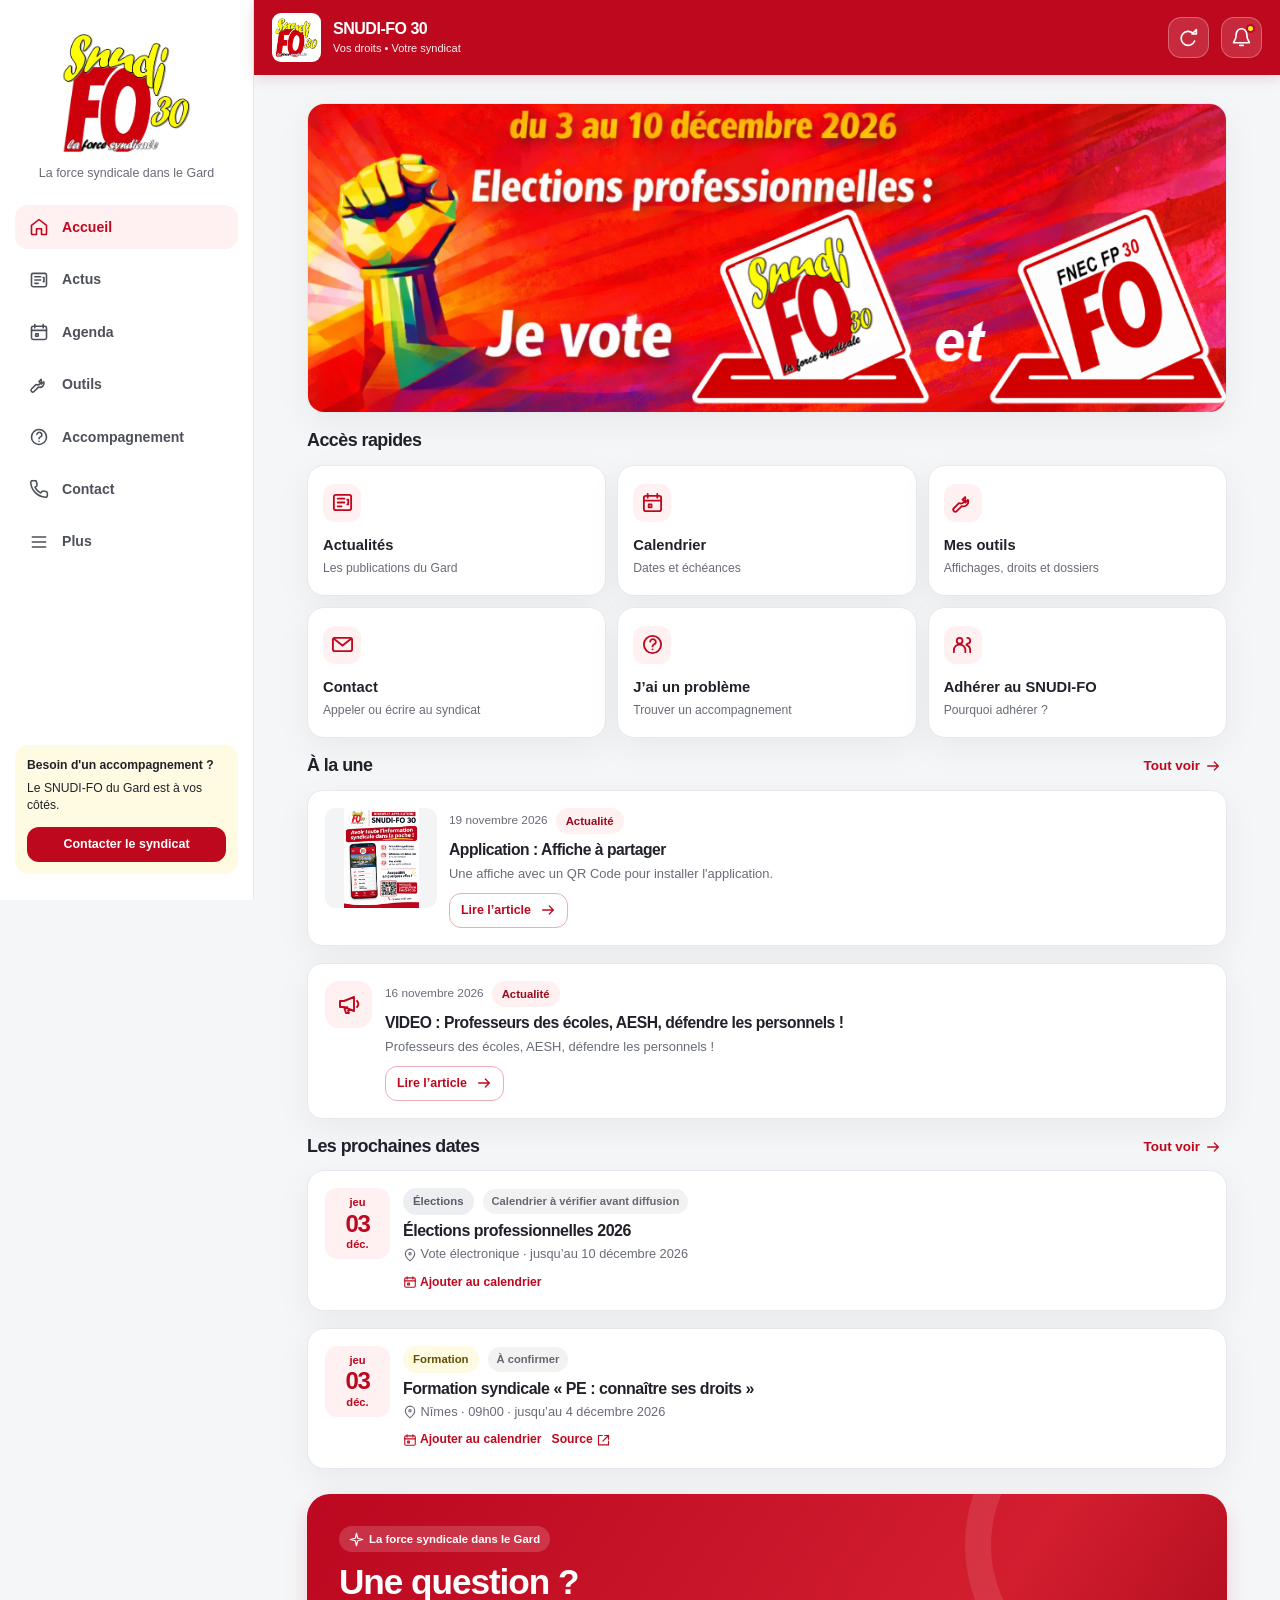
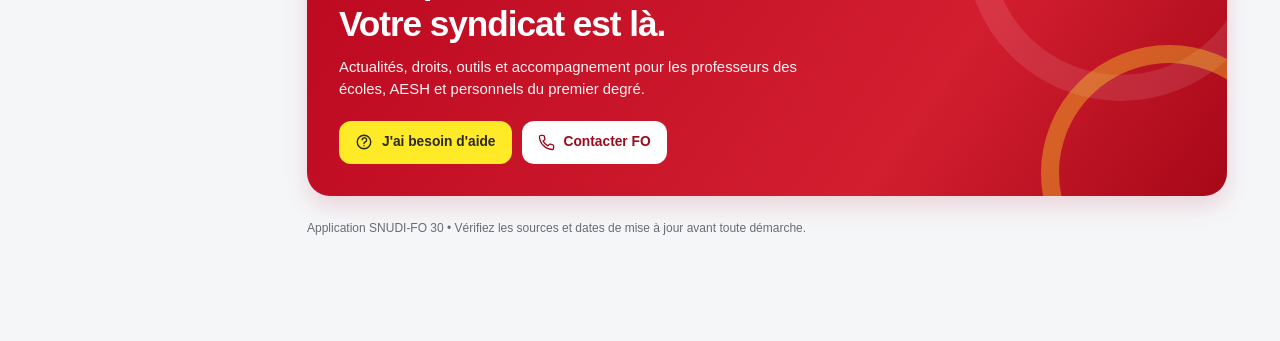
<file: index.html>
<!doctype html>
<html lang="fr">
<head>
  <meta charset="utf-8" />
  <meta name="viewport" content="width=device-width,initial-scale=1,viewport-fit=cover" />
  <meta name="theme-color" content="#bb0018" />
  <meta name="color-scheme" content="light" />
  <meta name="description" content="SNUDI-FO 30 : actualités, calendrier, droits, outils et accompagnement syndical dans le Gard." />
  <meta name="apple-mobile-web-app-capable" content="yes" />
  <meta name="apple-mobile-web-app-status-bar-style" content="default" />
  <meta name="apple-mobile-web-app-title" content="SNUDI FO 30" />
  <link rel="icon" href="./assets/favicon-snudi-relief-48.png" type="image/png" sizes="48x48" />
  <link rel="apple-touch-icon" href="./assets/apple-touch-icon-snudi-relief-180.png" sizes="180x180" />
  <link rel="manifest" href="./manifest.webmanifest" />
  <title>SNUDI-FO 30 · L'application des collègues du Gard</title>
  <link rel="stylesheet" href="./styles.css?v=3.16" />
  <script defer src="./article-content.js?v=3.1"></script>
  <script defer src="./pdf-library.js?v=3.7"></script>
  <script defer src="./youtube-videos.js?v=3.12"></script>
  <script defer src="./pdf-reader.js?v=3.10"></script>
  <script defer src="./app.js?v=3.17"></script>
</head>
<body>
 <div id="app"><div class="loader">Ouverture de SNUDI-FO 30…</div></div>
 <noscript>Cette application nécessite l’activation de JavaScript.</noscript>
</body>
</html>
</file>
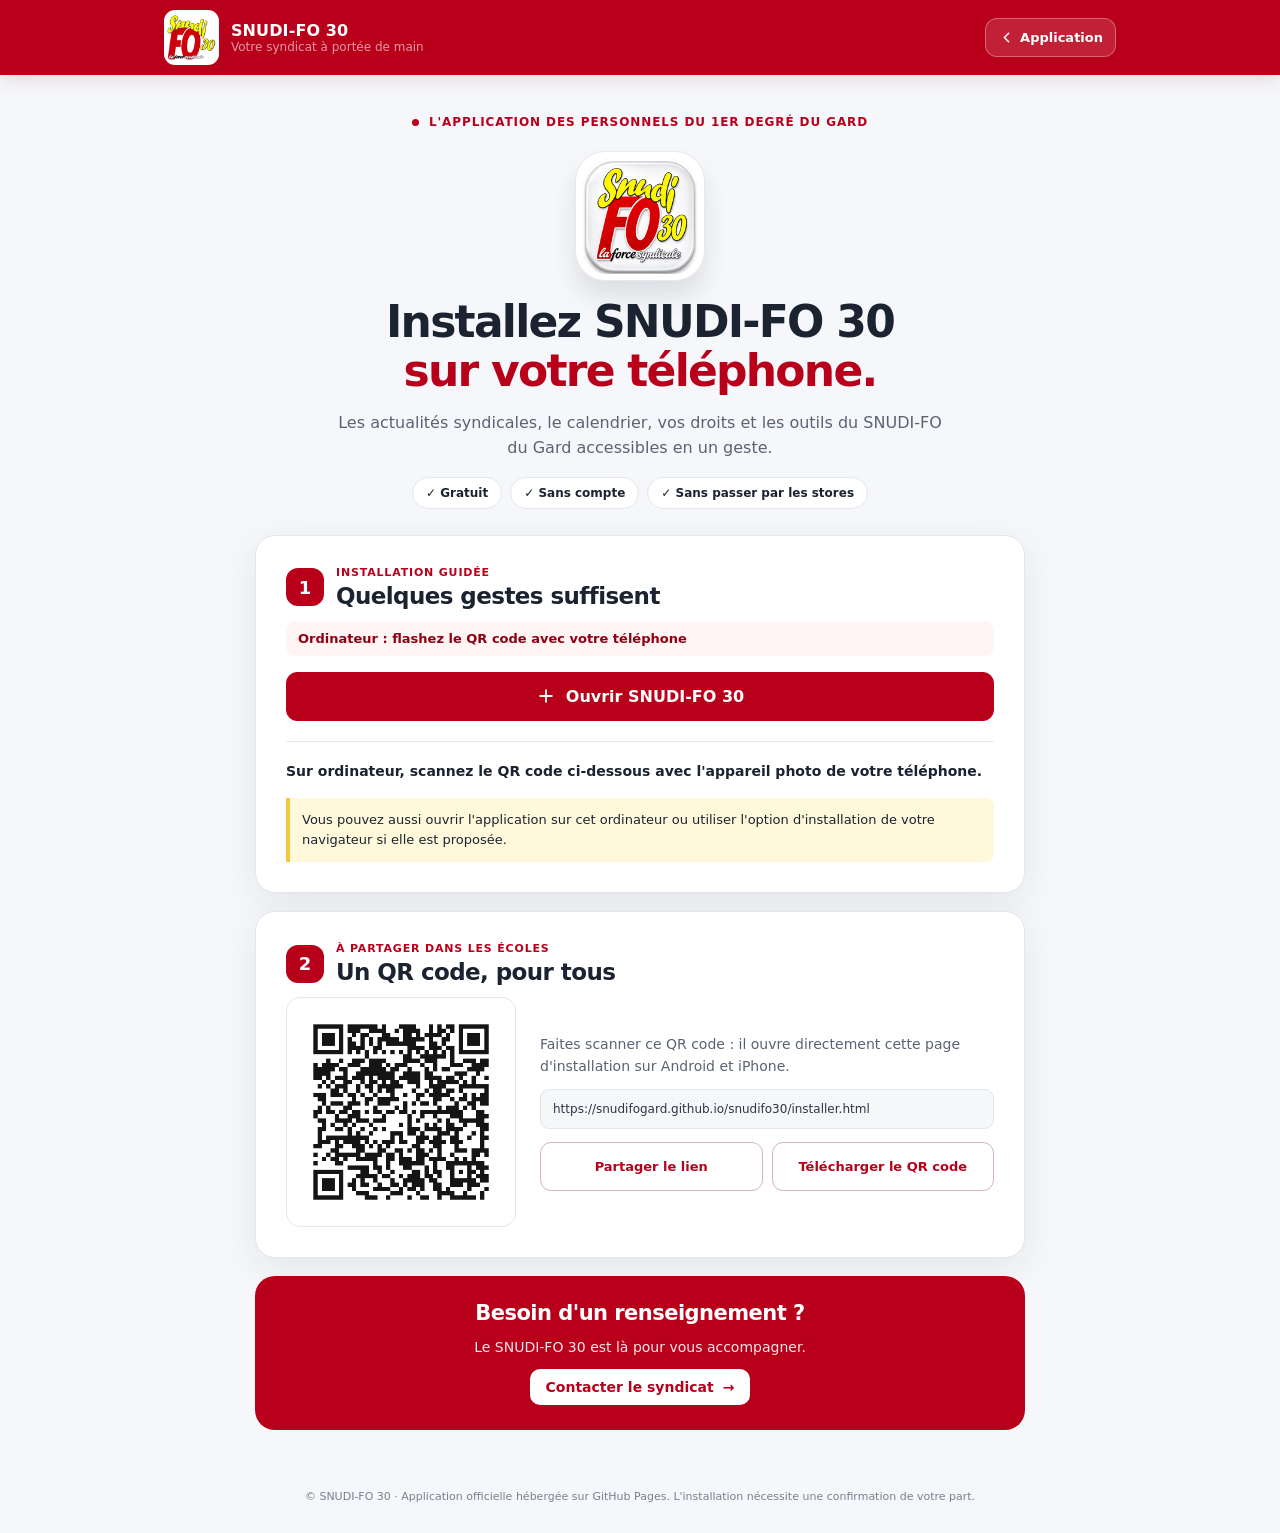
<file: installer.html>
<!doctype html>
<html lang="fr">
<head>
  <meta charset="utf-8">
  <meta name="viewport" content="width=device-width,initial-scale=1,viewport-fit=cover">
  <meta name="theme-color" content="#bc061b">
  <meta name="description" content="Installez gratuitement SNUDI-FO 30 sur votre téléphone : actualités, calendrier, droits et outils syndicaux dans le Gard.">
  <meta name="apple-mobile-web-app-capable" content="yes">
  <meta name="apple-mobile-web-app-title" content="SNUDI FO 30">
  <link rel="manifest" href="./manifest.webmanifest">
  <link rel="icon" href="./assets/favicon-snudi-relief-48.png" type="image/png">
  <link rel="apple-touch-icon" href="./assets/apple-touch-icon-snudi-relief-180.png">
  <link rel="stylesheet" href="./installer.css?v=3.17">
  <script defer src="./installer.js?v=3.17"></script>
  <title>Installer l’application | SNUDI-FO 30</title>
</head>
<body>
  <header class="topbar">
    <div class="top-inner">
      <a class="brand" href="./index.html" aria-label="Retour à SNUDI-FO 30">
        <img src="./assets/logo-snudi-original.jpg" width="57" height="57" alt="Logo SNUDI FO 30">
        <span><strong>SNUDI-FO 30</strong><small>Votre syndicat à portée de main</small></span>
      </a>
      <a class="top-link" href="./index.html" aria-label="Ouvrir l’application"><svg viewBox="0 0 24 24" aria-hidden="true"><path d="m15 18-6-6 6-6"/></svg><span>Application</span></a>
    </div>
  </header>
  <main class="container">
    <section class="intro" aria-labelledby="page-title">
      <div class="eyebrow"><span class="point"></span> L'application des personnels du 1er degré du Gard</div>
      <div class="icon-wrap"><img src="./assets/icon-snudi-relief-192.png" width="118" height="118" alt="Icône blanche en relief de SNUDI FO 30"></div>
      <h1 id="page-title">Installez SNUDI-FO 30<br><span>sur votre téléphone.</span></h1>
      <p class="lead">Les actualités syndicales, le calendrier, vos droits et les outils du SNUDI-FO du Gard accessibles en un geste.</p>
      <div class="benefits" aria-label="Avantages"><span>✓ Gratuit</span><span>✓ Sans compte</span><span>✓ Sans passer par les stores</span></div>
    </section>

    <section class="install-card" aria-labelledby="steps-title">
      <div class="card-head"><div class="step-number">1</div><div><p class="eyebrow small">Installation guidée</p><h2 id="steps-title">Quelques gestes suffisent</h2></div></div>
      <p class="device-label" id="device-label">Nous préparons les instructions adaptées à votre appareil…</p>
      <div class="installed-message" id="installed-message" hidden role="status">
        <span class="success-icon" aria-hidden="true">✓</span>
        <div><strong>L'application semble déjà installée !</strong><p>Vous pouvez l'ouvrir directement depuis votre écran d'accueil.</p></div>
      </div>
      <div class="actions">
        <button type="button" class="primary-btn" id="install-button" hidden><svg viewBox="0 0 24 24" aria-hidden="true"><path d="M12 3v12m0 0 4-4m-4 4-4-4M4 17v3h16v-3"/></svg>Installer l'application</button>
        <a class="primary-btn" id="open-button" href="./index.html"><svg viewBox="0 0 24 24" aria-hidden="true"><path d="M12 5v14M5 12h14"/></svg>Ouvrir SNUDI-FO 30</a>
      </div>
      <div id="steps-android" class="device-steps" hidden>
        <p class="steps-intro">Si le bouton « Installer » n'apparaît pas :</p>
        <ol><li>Ouvrez ce lien dans <strong>Chrome</strong> ou <strong>Samsung Internet</strong>.</li><li>Ouvrez le menu du navigateur <strong>⋮</strong> (ou <strong>☰</strong>).</li><li>Choisissez <strong>Installer l'application</strong> ou <strong>Ajouter à l'écran d'accueil</strong>, puis confirmez.</li></ol>
        <p class="tip">Si le QR code s'ouvre dans un navigateur intégré (WhatsApp, Facebook…), choisissez d'abord « Ouvrir dans le navigateur ».</p>
      </div>
      <div id="steps-ios" class="device-steps" hidden>
        <p class="steps-intro"><strong>Sur iPhone ou iPad :</strong> l'installation se fait avec le menu de partage.</p>
        <ol><li>Touchez <strong>Ouvrir SNUDI-FO 30</strong> ci-dessus pour accéder à l'application.</li><li>Dans votre navigateur, touchez <strong>Partager</strong> <span class="share-symbol" aria-label="icône de partage">□↑</span> (en bas ou en haut selon le navigateur).</li><li>Choisissez <strong>Sur l'écran d'accueil</strong>.</li><li>Si proposé, laissez activé <strong>Ouvrir comme app</strong>, puis touchez <strong>Ajouter</strong>.</li></ol>
        <p class="tip">Si vous ne voyez pas cette option, ouvrez l'application dans Safari et recommencez. Aucun bouton web ne peut installer directement une app sur iPhone.</p>
      </div>
      <div id="steps-desktop" class="device-steps" hidden>
        <p class="steps-intro">Sur ordinateur, scannez le QR code ci-dessous avec l'appareil photo de votre téléphone.</p>
        <p class="tip">Vous pouvez aussi ouvrir l'application sur cet ordinateur ou utiliser l'option d'installation de votre navigateur si elle est proposée.</p>
      </div>
      <div id="install-feedback" class="feedback" aria-live="polite"></div>
    </section>

    <section class="qr-card" aria-labelledby="qr-title">
      <div class="card-head"><div class="step-number">2</div><div><p class="eyebrow small">À partager dans les écoles</p><h2 id="qr-title">Un QR code, pour tous</h2></div></div>
      <div class="qr-body">
        <div class="qr-frame"><img src="./assets/qr-installation-snudi-fo-30.png" width="220" height="220" alt="QR code vers la page officielle d'installation de l'application SNUDI FO 30"></div>
        <div class="qr-description"><p>Faites scanner ce QR code : il ouvre directement cette page d'installation sur Android et iPhone.</p>
          <div class="url-box" id="install-url">https://snudifogard.github.io/snudifo30/installer.html</div>
          <div class="qr-actions"><button type="button" id="share-button" class="outline-btn">Partager le lien</button><a class="outline-btn" href="./assets/qr-installation-snudi-fo-30.png" download="QR-Code-SNUDI-FO-30.png">Télécharger le QR code</a></div>
        </div>
      </div>
    </section>
    <section class="last-cta"><h2>Besoin d'un renseignement ?</h2><p>Le SNUDI-FO 30 est là pour vous accompagner.</p><a href="./index.html#/contact">Contacter le syndicat <span aria-hidden="true">→</span></a></section>
  </main>
  <footer>© SNUDI-FO 30 · Application officielle hébergée sur GitHub Pages. L'installation nécessite une confirmation de votre part.</footer>
</body>
</html>
</file>
<file: styles.css>
:root{font-family:Inter,"Segoe UI",Roboto,Arial,sans-serif;--red:#be081e;--red-dark:#990b1c;--red-soft:#fff0f1;--yellow:#ffea28;--yellow-soft:#fffbe2;--text:#20222a;--muted:#686c76;--line:#e7e8ed;--bg:#f5f6f8;--white:#fff;--shadow:0 10px 36px rgba(25,20,23,.055);font-synthesis:none;-webkit-tap-highlight-color:transparent}
*{box-sizing:border-box}html{scroll-behavior:smooth}body{margin:0;background:var(--bg);color:var(--text);line-height:1.45}body.font-large{font-size:18px}button,input,select,textarea{font:inherit}button{cursor:pointer}a{text-decoration:none;color:inherit}p{margin:.4em 0 1em}h1,h2,h3{line-height:1.2;letter-spacing:-.03em;margin:0}h1{font-size:clamp(1.55rem,3.2vw,2.2rem)}h2{font-size:1.22rem}h3{font-size:1rem}small,.muted{color:var(--muted)}b,strong{font-weight:750}.ico{flex:none;vertical-align:middle}.loader{display:grid;place-items:center;height:100vh;color:var(--red);font-weight:800}
.layout{min-height:100vh}.desktop-sidebar{display:none}.mobile-top{height:74px;background:#fff;position:sticky;top:0;z-index:10;box-shadow:0 1px 0 var(--line);display:flex;align-items:center;gap:12px;padding:10px 18px}.top-logo{width:49px;height:49px;object-fit:contain}.top-name{display:flex;flex-direction:column;line-height:1.12;min-width:0}.top-name strong{font-size:1rem;letter-spacing:-.03em}.top-name span{font-size:.69rem;color:var(--muted);margin-top:4px}.top-spacer{flex:1}.icon-btn{border:1px solid var(--line);background:white;display:inline-flex;align-items:center;justify-content:center;width:41px;height:41px;border-radius:13px;color:var(--text);position:relative}.icon-btn:hover{border-color:var(--red);color:var(--red)}.notification-dot{position:absolute;right:6px;top:6px;width:9px;height:9px;background:var(--red);border:2px solid white;border-radius:50%}.main{max-width:970px;margin:auto;padding:21px 16px 115px;min-height:calc(100vh - 74px)}.bottom-nav{position:fixed;z-index:20;bottom:0;left:0;right:0;background:#fff;display:flex;justify-content:space-around;padding:8px 7px max(8px,env(safe-area-inset-bottom));border-top:1px solid var(--line);box-shadow:0 -8px 28px rgba(0,0,0,.035)}.bottom-nav button{border:0;background:transparent;display:flex;align-items:center;flex-direction:column;gap:5px;color:#737580;font-size:.67rem;font-weight:650;min-width:58px;padding:5px 2px}.bottom-nav button.active{color:var(--red)}.bottom-nav button.active .ico{stroke-width:2.7}.brand{display:flex;align-items:center;gap:11px}.brand img{width:72px;height:72px;object-fit:contain;border-radius:8px}.brand small{display:block;font-size:.77rem;line-height:1.3}.chip{display:inline-flex;align-items:center;gap:5px;border-radius:100px;padding:5px 10px;font-size:.71rem;font-weight:750;background:#f1f1f4;color:#545964}.chip.red{background:var(--red-soft);color:var(--red-dark)}.chip.yellow{background:var(--yellow-soft);color:#634f00}.chip.green{background:#e7f6e9;color:#1a7138}.chip.gray{background:#edeef1;color:#585d65}
.stack{display:grid;gap:17px}.section{margin:23px 0}.section-head{display:flex;align-items:center;justify-content:space-between;gap:10px;margin:0 0 13px}.section-head h2{font-size:1.12rem}.eyebrow{display:inline-flex;gap:6px;align-items:center;color:var(--red);font-size:.72rem;font-weight:850;letter-spacing:.08em;text-transform:uppercase}.hero{border-radius:23px;background:linear-gradient(125deg,#bc0820 0%,#d21e2f 68%,#a60818 100%);color:white;position:relative;overflow:hidden;padding:24px 22px;box-shadow:0 10px 23px rgba(169,0,29,.14)}.hero:before{content:"";position:absolute;right:-50px;top:-105px;width:260px;height:260px;border:26px solid rgba(255,255,255,.1);border-radius:50%}.hero:after{content:"";position:absolute;right:-70px;bottom:-105px;width:220px;height:220px;border:18px solid rgba(255,234,40,.35);border-radius:50%}.hero .hero-inner{position:relative;z-index:1}.hero h1{max-width:540px;margin:8px 0 12px;color:#fff}.hero p{max-width:500px;color:#fff4f4;margin:0 0 20px;font-size:.93rem}.hero .chip{background:rgba(255,255,255,.16);color:white}.hero-actions{display:flex;gap:10px;flex-wrap:wrap}.btn{display:inline-flex;align-items:center;justify-content:center;gap:9px;min-height:43px;border-radius:12px;padding:10px 15px;border:1px solid transparent;font-size:.86rem;font-weight:750;text-align:center;transition:transform .15s,background .15s}.btn:active{transform:scale(.985)}.btn-primary{background:var(--red);color:white}.btn-primary:hover{background:var(--red-dark)}.btn-yellow{background:var(--yellow);color:#2b2721}.btn-white{background:white;color:var(--red-dark)}.btn-outline{background:#fff;color:var(--red);border-color:#e9afb8}.btn-outline:hover{background:var(--red-soft)}.btn-neutral{background:#eff0f4;color:var(--text)}.btn-sm{min-height:35px;padding:7px 11px;font-size:.78rem}.btn-block{width:100%}.link-button{border:0;background:none;color:var(--red);font-weight:750;font-size:.84rem;display:inline-flex;align-items:center;gap:5px}.link-button:hover{text-decoration:underline}.grid-two{display:grid;grid-template-columns:repeat(2,minmax(0,1fr));gap:11px}.grid-three{display:grid;grid-template-columns:repeat(2,minmax(0,1fr));gap:11px}.tile{display:flex;flex-direction:column;align-items:flex-start;gap:11px;text-align:left;padding:18px 15px;min-height:118px;background:#fff;border:1px solid var(--line);border-radius:17px;box-shadow:var(--shadow);color:var(--text);transition:transform .15s,border .15s}.tile:hover{border-color:#ffc7cf;transform:translateY(-1px)}.tile .tile-icon{width:38px;height:38px;border-radius:12px;display:grid;place-items:center;background:var(--red-soft);color:var(--red)}.tile.highlight{background:var(--yellow-soft);border-color:#fff0a2}.tile.highlight .tile-icon{background:#ffe46d;color:#9d0717}.tile strong{font-size:.92rem}.tile p{font-size:.76rem;line-height:1.4;color:var(--muted);margin:4px 0 0}.card{background:#fff;border:1px solid var(--line);border-radius:17px;box-shadow:var(--shadow);padding:17px}.card.clickable{cursor:pointer}.card.clickable:hover{border-color:#efb6bd}.card.rowcard{display:flex;align-items:center;gap:13px}.row-icon{background:var(--red-soft);color:var(--red);width:40px;height:40px;border-radius:12px;display:grid;place-items:center;flex:none}.card-body{flex:1;min-width:0}.card-body h3{margin-bottom:3px}.card-body p{color:var(--muted);font-size:.79rem;margin:0}.arrow-right{color:#9598a2}.page-heading{margin:5px 0 20px;display:flex;justify-content:space-between;align-items:flex-start;gap:12px}.page-heading p{margin:6px 0 0;color:var(--muted);font-size:.88rem}.page-title{display:flex;align-items:center;gap:11px}.backlink{border:0;background:#fff;color:var(--red);width:36px;height:36px;display:grid;place-items:center;border-radius:12px;border:1px solid var(--line)}.input-wrap{display:flex;align-items:center;gap:10px;background:#fff;border:1px solid var(--line);border-radius:12px;padding:10px 13px;color:#8b8d95}.input-wrap input{min-width:0;border:0;outline:0;flex:1;color:var(--text);background:transparent}.form-control{display:grid;gap:6px}.form-control label{font-size:.79rem;font-weight:750;color:#4f5159}.input,textarea,select{border:1px solid #dfe0e6;background:#fff;border-radius:12px;padding:11px 12px;color:var(--text);width:100%;outline-color:var(--red);min-width:0}textarea{min-height:100px;resize:vertical}select{appearance:auto}.filters{display:flex;gap:7px;overflow:auto;padding:3px 0 5px;scrollbar-width:none}.filters::-webkit-scrollbar{display:none}.filter-pill{border-radius:100px;white-space:nowrap;padding:8px 13px;border:1px solid var(--line);background:#fff;font-weight:700;font-size:.75rem;color:#6c7078}.filter-pill.active{background:var(--red);color:#fff;border-color:var(--red)}.news-card{padding:17px;display:grid;grid-template-columns:48px 1fr;gap:12px;border:1px solid var(--line);background:white;border-radius:15px;box-shadow:var(--shadow)}.news-icon{width:47px;height:47px;border-radius:14px;background:#fff0f2;color:var(--red);display:grid;place-items:center}.news-meta{font-size:.74rem;color:var(--muted);display:flex;flex-wrap:wrap;gap:8px;align-items:center;margin-bottom:7px}.news-card h3{font-size:.98rem;margin-bottom:5px}.news-card p{font-size:.81rem;color:var(--muted);margin:0 0 9px}.subnote{font-size:.74rem;color:#656974}.notice{padding:12px 14px;border-radius:14px;background:#fff9dc;border:1px solid #fae7a7;font-size:.82rem;color:#5c4d21;display:flex;gap:9px;align-items:flex-start}.notice.alert{background:#fff1f2;border-color:#ffd3da;color:#872435}.notice.neutral{background:#f0f5fa;border-color:#d9e8f6;color:#344f6b}.notice strong{color:inherit}.event{display:flex;gap:13px;align-items:flex-start}.date-block{flex:none;text-align:center;border-radius:12px;padding:8px 10px;min-width:65px;background:var(--red-soft);color:var(--red);line-height:1.18}.date-block b{display:block;font-size:1.5rem;letter-spacing:-.06em}.date-block span{display:block;font-size:.7rem;font-weight:800}.event-info{flex:1;min-width:0}.event-info h3{margin-bottom:5px}.event-info p{margin:0 0 8px;font-size:.8rem;color:var(--muted)}.event-info .event-actions{display:flex;gap:10px;flex-wrap:wrap;margin-top:8px}.small-link{font-size:.76rem;font-weight:750;color:var(--red);background:none;border:0;padding:2px 0}.segmented{display:flex;background:#eeeef1;padding:4px;border-radius:14px;gap:4px}.segmented button{flex:1;border:0;border-radius:10px;background:transparent;padding:9px;font-weight:750;font-size:.81rem;color:#6b6d75}.segmented button.active{background:white;color:var(--red);box-shadow:0 2px 7px rgba(0,0,0,.06)}.month-title{display:flex;justify-content:space-between;align-items:center;gap:10px}.month-grid{display:grid;grid-template-columns:repeat(7,minmax(0,1fr));gap:4px}.calendar-day{aspect-ratio:1;background:white;border:1px solid #ececf0;border-radius:9px;display:flex;align-items:center;justify-content:center;flex-direction:column;position:relative;font-size:.78rem;font-weight:750}.calendar-day.muted{opacity:.35}.calendar-day.today{outline:2px solid var(--red)}.calendar-day.evented{background:var(--yellow-soft)}.calendar-day .dot{background:var(--red);border-radius:100px;width:5px;height:5px;position:absolute;bottom:4px}.weekday{font-size:.72rem;color:var(--muted);text-align:center;padding:6px 0}.rights-list{display:grid;gap:9px}.detail-title{font-size:1.65rem;margin:11px 0}.detail-section{padding:16px 0;border-bottom:1px solid var(--line)}.detail-section p{font-size:.91rem;white-space:pre-line;margin:8px 0}.detail-section h3{display:flex;gap:9px;align-items:center}.source{font-size:.75rem;color:var(--muted);padding-top:8px}.support-card{padding:14px;background:#fff;border:1px solid var(--line);border-radius:13px;display:flex;align-items:center;gap:10px;text-align:left;width:100%;font-weight:700}.support-card.selected{border:2px solid var(--red);background:var(--red-soft)}.support-card .ico{color:var(--red)}.field-hint{font-size:.74rem;color:var(--muted);margin-top:5px}.badge-status{font-size:.7rem;padding:4px 9px;border-radius:40px;font-weight:750;background:#f2f2f3;color:#656871}.badge-status.confirmed{background:#e7f5e8;color:#236a3d}.contact-row{display:flex;align-items:center;gap:13px;padding:13px 0;border-bottom:1px solid var(--line)}.contact-row:last-child{border-bottom:0}.contact-row .ico{color:var(--red)}.contact-row small{display:block;margin-top:3px}.resource-list{display:grid;gap:8px}.resource-link{display:flex;justify-content:space-between;align-items:center;gap:12px;padding:14px;background:white;border:1px solid var(--line);border-radius:12px;font-size:.86rem;font-weight:700}.resource-link .ico{color:var(--red)}.resource-link small{display:block;font-weight:400;margin-top:3px}.template-preview{white-space:pre-wrap;line-height:1.7;font-size:.87rem;background:#f8f8fa;border:1px solid var(--line);padding:16px;border-radius:12px}.school-stat{display:flex;gap:10px;flex-wrap:wrap;font-size:.79rem;color:var(--muted);margin-top:8px}.section-split{display:grid;gap:14px}.admin-fieldset{display:grid;gap:11px}.admin-cards{display:grid;gap:7px}.admin-row{display:flex;align-items:center;gap:8px;border-radius:10px;border:1px solid var(--line);background:white;padding:10px}.admin-row span{min-width:0;flex:1;overflow:hidden;text-overflow:ellipsis;white-space:nowrap;font-size:.82rem}.admin-row button{border:0;background:#f4f4f6;border-radius:8px;padding:8px;display:grid;place-items:center}.admin-panel{display:grid;gap:16px}.empty{border:1px dashed #d9dbe1;background:#fff;border-radius:17px;padding:30px 20px;display:flex;align-items:center;flex-direction:column;text-align:center;gap:8px;color:#838892}.empty b{color:#494d57}.empty p{font-size:.82rem;max-width:430px;margin:0}.toast{position:fixed;bottom:95px;left:50%;transform:translate(-50%,20px);background:#25232a;color:#fff;border-radius:12px;padding:11px 16px;font-size:.85rem;z-index:90;opacity:0;pointer-events:none;transition:.2s;max-width:90vw;text-align:center}#toast.visible{opacity:1;transform:translate(-50%,0)}.spacer{height:5px}.divider{height:1px;background:var(--line);margin:5px 0}.flex-between{display:flex;justify-content:space-between;align-items:center;gap:10px}.flex-wrap{display:flex;gap:9px;flex-wrap:wrap}.pill-count{display:inline-grid;place-items:center;border-radius:40px;background:var(--red);color:white;padding:2px 7px;font-size:.65rem;font-weight:900}.footer-note{font-size:.75rem;color:var(--muted);margin:24px 0}.foot-flag{display:flex;gap:8px;align-items:center;font-size:.76rem;color:#777b84}.large-icon{width:54px;height:54px;border-radius:17px;display:grid;place-items:center;background:var(--red-soft);color:var(--red)}.invisible{display:none!important}
@media (min-width:600px){.main{padding:28px 30px 80px}.grid-three{grid-template-columns:repeat(3,minmax(0,1fr))}.tile{min-height:126px}.hero{padding:32px}.section-split{grid-template-columns:1fr 1fr}.admin-panel{grid-template-columns:320px minmax(0,1fr)}}
@media (min-width:1000px){.layout{display:grid;grid-template-columns:254px minmax(0,1fr)}.desktop-sidebar{position:sticky;top:0;height:100vh;background:white;border-right:1px solid var(--line);display:flex;flex-direction:column;gap:8px;padding:26px 15px}.sidebar-logo{width:130px;margin:4px auto 0}.sidebar-tag{text-align:center;font-size:.78rem;color:var(--muted);margin-bottom:15px}.side-button{width:100%;border:0;background:transparent;padding:12px 14px;border-radius:13px;color:#4d505a;display:flex;gap:13px;align-items:center;font-size:.88rem;text-align:left;font-weight:750}.side-button.active,.side-button:hover{background:var(--red-soft);color:var(--red)}.sidebar-bottom{margin-top:auto;padding:12px;border-radius:14px;background:var(--yellow-soft);font-size:.76rem}.mobile-top{height:75px;position:relative}.main{max-width:980px}.bottom-nav{display:none}}
@media (max-width:359px){.bottom-nav button{min-width:48px;font-size:.61rem}.main{padding:16px 12px 108px}.hero{padding:18px}.tile{padding:14px 11px}.tile strong{font-size:.82rem}}
@media (prefers-reduced-motion:reduce){*{scroll-behavior:auto!important;transition:none!important}}

/* V2 — identité visuelle rouge pour les barres de navigation */
.mobile-top{background:var(--red);color:#fff;box-shadow:0 3px 14px rgba(118,0,14,.14)}
.mobile-top .top-name span{color:#fff0f0}
.mobile-top .top-logo{background:#fff;padding:3px;border-radius:9px}
.mobile-top .icon-btn{background:rgba(255,255,255,.14);color:#fff;border-color:rgba(255,255,255,.28)}
.mobile-top .icon-btn:hover{color:var(--yellow);border-color:var(--yellow)}
.notification-dot{background:var(--yellow);border-color:var(--red)}
.bottom-nav{background:var(--red);border-top-color:var(--red-dark);box-shadow:0 -8px 25px rgba(96,0,16,.16)}
.bottom-nav button{color:#fff}
.bottom-nav button.active{color:var(--yellow);background:rgba(255,255,255,.08);border-radius:10px}
.bottom-nav button:focus-visible,.filter-pill:focus-visible{outline:2px solid var(--yellow);outline-offset:1px}
.calendar-filters{margin-bottom:0;flex-wrap:nowrap}
.calendar-filters .filter-pill.active{background:var(--red);color:#fff}
.article-content{white-space:pre-wrap;line-height:1.75;font-size:.96rem;overflow-wrap:anywhere;border-top:1px solid var(--line);padding-top:16px}

/* V3 : cartes illustrées et articles riches */
.news-card.with-cover{grid-template-columns:112px minmax(0,1fr);align-items:start}
.news-card-text{min-width:0}
.news-picture{width:112px;height:100px;border-radius:11px;object-fit:contain;background:#f3f4f6;display:block}
.article-cover{display:block;width:auto;max-width:100%;height:auto;max-height:none;object-fit:contain;border-radius:14px;margin:12px auto 8px;background:#f4f4f6}
.article-content{white-space:normal;line-height:1.7;overflow-wrap:anywhere}
.article-content h2,.article-content h3,.article-content h4{margin:1.4em 0 .55em;line-height:1.25}
.article-content h2{font-size:1.35rem}.article-content h3{font-size:1.13rem}
.article-content p{margin:.7em 0 1.05em}.article-content ul,.article-content ol{margin:8px 0 16px;padding-left:24px}
.article-content li{margin:5px 0}.article-content blockquote{border-left:4px solid var(--red);padding:10px 15px;background:#fff8e9;margin:15px 0;border-radius:0 9px 9px 0}
.article-content img{width:auto;max-width:100%;height:auto;max-height:none;object-fit:contain;display:block;margin:12px auto;border-radius:10px}
.article-content figure{margin:20px 0;text-align:center}.article-content figure img{max-width:100%;max-height:none;object-fit:contain}
.article-content figcaption{font-size:.75rem;color:var(--muted);text-align:center;margin-top:5px}
.article-content a{color:var(--red);font-weight:700;text-decoration:underline;text-underline-offset:2px}
.legacy-body{white-space:pre-wrap}
@media(max-width:480px){.news-card.with-cover{grid-template-columns:92px minmax(0,1fr)}.news-picture{width:92px;height:88px}.news-card{padding:13px;gap:10px}}

/* V3.1 — ressources éditoriales « Mes outils » */
.tool-item-card{align-items:center;gap:12px;min-height:86px}
.tool-item-thumb{width:76px;height:76px;border-radius:11px;object-fit:contain;flex:none;background:#f7f7f9}
.tool-detail .article-content{margin-top:18px}
@media (max-width:400px){.tool-item-thumb{width:62px;height:68px}}

/* V3.2 — page d’adhésion. N’affecte ni les actualités ni le calendrier. */
.join-hero{position:relative;isolation:isolate;overflow:hidden;border-radius:22px;padding:25px 22px;background:linear-gradient(130deg,#b7071d,#d01a2a 65%,#990b1c);box-shadow:0 11px 27px rgba(140,8,28,.15);color:#fff}
.join-hero:after{content:"";position:absolute;z-index:-1;width:180px;height:180px;border:20px solid rgba(255,235,37,.18);border-radius:50%;right:-75px;bottom:-108px}
.join-hero .chip{background:rgba(255,255,255,.17);color:#fff}
.join-hero h2{font-size:clamp(1.4rem,3vw,1.8rem);max-width:600px;margin:14px 0 10px;color:#fff}
.join-hero p{color:#fff3f3;max-width:650px;line-height:1.6;margin:0 0 18px;font-size:.94rem}
.join-hero .btn-yellow{max-width:260px;min-width:165px}
.join-section h2{margin:3px 0 13px}
.join-reasons{display:grid;grid-template-columns:repeat(2,minmax(0,1fr));gap:12px}
.join-reason{display:flex;align-items:flex-start;gap:13px;box-shadow:0 7px 25px rgba(25,20,23,.04)}
.join-reason h3{margin:0 0 7px}.join-reason p{color:var(--muted);font-size:.86rem;line-height:1.55;margin:0}
.join-icon{display:grid;place-items:center;flex:none;width:43px;height:43px;border-radius:13px;background:var(--red-soft);color:var(--red)}
.join-independence{border-left:4px solid var(--yellow)}.join-independence h2{margin:12px 0 7px}
.join-independence p{margin:0;color:var(--muted);line-height:1.65}
.join-final{background:var(--red);color:white;border-radius:18px;padding:23px 22px}
.join-final h2{color:white}.join-final p{color:#fff5f5;line-height:1.6;font-size:.9rem;margin:11px 0 16px}
.join-final .btn-yellow{color:#2a2220}.join-final .join-privacy{font-size:.74rem;color:#ffe9ec;margin:12px 0 0}
@media(max-width:600px){.join-reasons{grid-template-columns:1fr}.join-hero{padding:21px 18px}.join-final{padding:19px 17px}}

/* V3.5 — Bandeau non cliquable en tête d'accueil */
.home-banner{margin:0;position:relative;overflow:hidden;border-radius:17px;background:#fff;border:1px solid var(--line);box-shadow:var(--shadow)}
.home-banner img{width:100%;height:auto;display:block;object-fit:contain}
.home-help-last{margin-top:8px}
@media(max-width:530px){.home-banner{border-radius:12px}}

/* V3.5 — Accès rapides uniformes (blanc et rouge) */
.grid-three .tile{background:#fff;border-color:var(--line)}
.grid-three .tile .tile-icon{background:var(--red-soft);color:var(--red)}

/* V3.6 : liens de téléchargement PDF externes pour les affichages écoles */
.pdf-downloads{border-top:1px solid var(--line);padding-top:18px;margin-top:20px}.pdf-downloads h3{margin:0 0 12px;font-size:1rem}.pdf-downloads .btn{justify-content:flex-start;white-space:normal;text-align:left;overflow-wrap:anywhere}.pdf-downloads .stack{gap:8px}

/* V3.7 : documents PDF dans les actualités, calendrier et outils. */
.pdf-public-row{display:flex;align-items:center;justify-content:space-between;flex-wrap:wrap;gap:12px;border:1px solid var(--line);border-radius:12px;padding:12px;background:#fff}
.pdf-public-row>span{display:flex;align-items:center;gap:9px;flex:1 1 170px;min-width:0;overflow-wrap:anywhere}
.pdf-public-actions{display:flex;align-items:center;flex-wrap:wrap;gap:7px}
.pdf-public-actions .btn{white-space:nowrap}
.pdf-downloads{margin-top:18px}
@media(max-width:460px){.pdf-public-actions{width:100%;justify-content:stretch}.pdf-public-actions .btn{flex:1;text-align:center}}

/* V3.9 — Lecture PDF intégrée, bandeau rouge conservé et retour visible. */
.pdf-top-back{display:inline-flex;align-items:center;justify-content:center;gap:3px;flex:none;border:1px solid rgba(255,255,255,.42);border-radius:10px;background:rgba(255,255,255,.12);color:white;padding:10px 9px;font:inherit;font-weight:800;font-size:.84rem;cursor:pointer;white-space:nowrap}
.pdf-top-back:hover,.pdf-top-back:focus-visible{background:rgba(255,255,255,.25);outline-color:white}
.pdf-viewer-page{display:grid;gap:14px}
.pdf-viewer-heading h1{font-size:clamp(1.22rem,3vw,1.72rem);margin:9px 0 6px;line-height:1.25;overflow-wrap:anywhere}
.pdf-viewer-heading p{font-size:.82rem;color:var(--muted);margin:0}
.pdf-frame{display:block;width:100%;height:min(72vh,1000px);min-height:475px;border:1px solid var(--line);border-radius:14px;background:#f3f4f6;box-shadow:var(--shadow)}
.pdf-viewer-actions{display:flex;gap:10px;flex-wrap:wrap}
.pdf-viewer-note{font-size:.76rem;line-height:1.5;color:var(--muted);margin:0}
@media(max-width:590px){.mobile-top.pdf-top{gap:8px;padding-inline:10px}.pdf-top .top-logo{width:41px;height:41px}.pdf-top .top-name{min-width:0}.pdf-top .top-name strong{font-size:.87rem}.pdf-top .top-name span,.pdf-top .icon-btn{display:none}.pdf-frame{height:calc(100dvh - 290px);min-height:340px}.pdf-viewer-actions .btn{flex:1 1 155px}.pdf-top-back{padding:9px 7px}}
@media(max-width:359px){.pdf-top .top-name strong{font-size:.78rem}.pdf-top-back{font-size:.8rem}}

/* V3.10 — lecteur PDF adapté aux applications mobiles installées. */
.pdf-workspace .mobile-top.pdf-top{z-index:70}
.pdf-workspace .bottom-nav{display:none}
.pdf-workspace .main{max-width:980px;margin:0 auto;padding-bottom:22px}
.pdf-viewer-page{gap:10px}
.pdf-viewer-heading h1{margin:0 0 4px;font-size:clamp(1.03rem,2.8vw,1.35rem)}
.pdf-viewer-heading .chip{display:none}
.pdf-reader{border:1px solid var(--line);border-radius:12px;overflow:hidden;background:#e9ebef;min-width:0}
.pdf-reader-controls{display:flex;align-items:center;justify-content:center;gap:5px;min-height:49px;background:#fff;border-bottom:1px solid var(--line);padding:6px 7px}
.pdf-reader-button{min-width:39px;height:36px;display:inline-flex;align-items:center;justify-content:center;background:#fff;border:1px solid #dadde3;border-radius:8px;color:var(--red);font-size:1.16rem;font-weight:800;cursor:pointer}
.pdf-reader-button:disabled{opacity:.30;cursor:not-allowed}
.pdf-reader-counter{min-width:90px;text-align:center;font-size:.80rem;font-weight:800;white-space:nowrap}
.pdf-reader-zoom{min-width:47px;text-align:center;font-size:.73rem;font-weight:800;white-space:nowrap}
.pdf-reader-divider{height:26px;border-left:1px solid #d5d6db;margin:0 5px}
.pdf-reader-scroll{height:clamp(330px,calc(100dvh - 252px),900px);overflow:auto;overscroll-behavior:contain;display:flex;align-items:flex-start;justify-content:safe center;padding:11px;background:#e9ebef;position:relative}
.pdf-reader-canvas{display:block;max-width:none;flex:none;background:#fff;box-shadow:0 5px 25px rgba(0,0,0,.12);margin:0 auto}
.pdf-reader-canvas[hidden]{display:none}
.pdf-reader-status{background:#fff;border-radius:9px;padding:14px;max-width:95%;font-size:.88rem;text-align:center;margin:32px auto;color:#555;line-height:1.5}
.pdf-reader-status[hidden]{display:none}
.pdf-reader-status.pdf-reader-error{color:#a40c24;border:1px solid #e0a6b0}
.pdf-viewer-actions .btn{white-space:normal}
@media(max-width:600px){
 .pdf-workspace .main{padding:10px 10px 25px}
 .pdf-workspace .mobile-top.pdf-top{height:60px}
 .pdf-reader-scroll{height:calc(100dvh - 228px);min-height:240px;padding:7px}
 .pdf-reader-controls{gap:4px;padding-inline:4px}
 .pdf-reader-button{min-width:34px;height:34px}
 .pdf-reader-counter{min-width:77px;font-size:.73rem}
 .pdf-reader-zoom{min-width:44px;font-size:.70rem}
 .pdf-viewer-actions{flex-direction:column}
 .pdf-viewer-actions .btn{flex:none;width:100%}
}
@media(max-width:350px){.pdf-reader-divider{margin-inline:1px}.pdf-reader-controls{gap:2px}.pdf-reader-counter{min-width:70px}}

/* V3.11 — Commandes de lecture directement sous le bandeau rouge.
   La barre est soeur de <main>, et non dans le bloc PDF (overflow:hidden).
   Elle reste visible sans recouvrir le canvas ou réduire la page affichée. */
.pdf-workspace{--pdf-header-height:74px}
.pdf-workspace .mobile-top.pdf-top{height:var(--pdf-header-height);position:sticky;top:0;z-index:70}
.pdf-workspace>.pdf-reader-controls{position:sticky;top:var(--pdf-header-height);z-index:69;width:100%;box-shadow:0 2px 8px rgba(0,0,0,.08)}
.pdf-workspace .main{padding-top:12px}
@media(min-width:1000px){.pdf-workspace{--pdf-header-height:75px}}
@media(max-width:600px){
 .pdf-workspace{--pdf-header-height:60px}
 .pdf-workspace .main{padding-top:10px}
 .pdf-workspace .pdf-reader-scroll{height:calc(100dvh - 210px);min-height:240px}
}

/* V3.12 — capsules YouTube au-dessus du texte d'une publication */
.article-videos{display:grid;gap:18px;margin:18px 0 22px;max-width:860px}
.youtube-item{min-width:0;display:grid;gap:7px}
.youtube-frame{width:100%;aspect-ratio:16 / 9;min-height:200px;background:#141414;border-radius:13px;overflow:hidden;position:relative}
.youtube-frame iframe{display:block;width:100%;height:100%;position:absolute;inset:0;border:0}
.youtube-fallback{color:var(--red);font-size:.79rem;font-weight:700;text-decoration:none}
.youtube-fallback:hover{text-decoration:underline}
@media (max-width:480px){.article-videos{margin:14px 0 18px;gap:14px}.youtube-frame{border-radius:10px}}

/* V3.13 — Actualisation rapide et prévention des doubles-appuis zoomants.
   touch-action: manipulation neutralise le double-tap pour zoomer tout en
   conservant le zoom volontaire par pincement (accessibilité) et le zoom PDF. */
html { touch-action: manipulation; -webkit-text-size-adjust: 100%; text-size-adjust: 100%; }
.mobile-top, .bottom-nav, .desktop-sidebar, button, a, input, select, textarea,
.pdf-reader-controls, .calendar-day { touch-action: manipulation; }
.mobile-top .refresh-button { flex: 0 0 auto; }
.mobile-top .refresh-button:disabled { opacity: .65; cursor: progress; }
.mobile-top .refresh-button[aria-busy="true"] .ico { animation: snudi-refresh-spin .9s linear infinite; }
@keyframes snudi-refresh-spin { to { transform: rotate(360deg); } }
@media (max-width: 590px) {
  /* Sur le lecteur PDF, conserver le bouton d'actualisation et masquer
     uniquement la cloche pour laisser de la place au bouton Retour. */
  .pdf-top .icon-btn.notification-button { display: none; }
  .pdf-top .icon-btn.refresh-button { display: inline-flex; width: 36px; height: 36px; }
}
@media (max-width: 359px) {
  .mobile-top { gap: 7px; padding-inline: 9px; }
  .mobile-top .icon-btn { width: 37px; height: 37px; flex: 0 0 auto; }
  .mobile-top .top-logo { width: 43px; height: 43px; }
  .mobile-top .top-name strong { font-size: .86rem; }
  .mobile-top .top-name span { font-size: .63rem; }
}
@media (prefers-reduced-motion: reduce) {
  .mobile-top .refresh-button[aria-busy="true"] .ico { animation: none; }
}

/* V3.14 — Affichage integral des illustrations, sans deformation ni recadrage.
   Sur ordinateur les images de publications ne depassent pas 800px ;
   sur mobile elles restent limitees par la largeur disponible.
   Le bandeau de l'accueil conserve ses regles specifiques. */
.news-detail .article-cover,
.tool-detail .article-cover,
.article-content img,
.article-content figure img {
  display: block;
  width: auto;
  max-width: min(100%, 800px);
  height: auto;
  max-height: none;
  object-fit: contain;
  margin-left: auto;
  margin-right: auto;
}

/* V3.15 — Six raccourcis dans la barre rouge, utilisables sur écran étroit. */
.bottom-nav button { flex: 1 1 0; min-width: 0; }
@media (max-width: 420px) {
  .bottom-nav { gap: 0; padding-left: 4px; padding-right: 4px; }
  .bottom-nav button { padding: 5px 0; gap: 4px; font-size: .61rem; }
  .bottom-nav button .ico { width: 20px; height: 20px; }
}

/* V3.16 — Images de couverture intégrales, centrées et non recadrées.
   L'image publiée conserve son ratio natif ; seul son encombrement est limité.
   Ne s'applique pas au bandeau d'accueil ni aux vidéos. */
.news-detail > img.article-cover,
.tool-detail > img.article-cover,
.news-detail .article-cover,
.tool-detail .article-cover {
  display: block;
  width: 100%;
  max-width: 800px;
  height: auto !important;
  max-height: none !important;
  min-height: 0;
  aspect-ratio: auto !important;
  object-fit: contain !important;
  object-position: center center;
  margin: 16px auto 18px;
  border-radius: 12px;
}
/* Les couvertures miniatures des listes ne doivent pas non plus perdre leurs bords. */
.news-card img.news-picture,
.tool-item-card img.tool-item-thumb {
  object-fit: contain !important;
  object-position: center center;
}
@media (max-width: 600px) {
  .news-detail .article-cover,
  .tool-detail .article-cover {
    width: 100%;
    max-width: 100%;
  }
}
</file>
<file: installer.css>
:root{--red:#b9001b;--red-dark:#900015;--yellow:#ffed00;--ink:#1b2331;--muted:#5a6372;--line:#e3e6eb;--bg:#f6f7fa;--radius:20px;--shadow:0 10px 36px rgba(32,36,50,.08)}
*{box-sizing:border-box}html{font-family:system-ui,-apple-system,"Segoe UI",Roboto,Arial,sans-serif;color:var(--ink);background:var(--bg);-webkit-text-size-adjust:100%;scroll-behavior:smooth}
body{margin:0;min-height:100vh}button,a{touch-action:manipulation}a{text-decoration:none;color:inherit}button{font:inherit;cursor:pointer}button:focus-visible,a:focus-visible{outline:3px solid #f4cb00;outline-offset:3px}button[hidden],div[hidden],p[hidden]{display:none!important}
.topbar{background:var(--red);color:white;box-shadow:0 3px 18px #67000e25}.top-inner{max-width:1020px;margin:auto;padding:10px clamp(16px,4vw,34px);display:flex;justify-content:space-between;align-items:center;gap:14px}.brand{display:flex;align-items:center;gap:12px}.brand img{object-fit:contain;width:55px;height:55px;background:white;border-radius:11px;padding:3px}.brand strong{display:block;font-size:16px;letter-spacing:.1px}.brand small{display:block;font-size:12px;color:#fff9}.top-link{display:flex;align-items:center;gap:5px;font-weight:700;font-size:13px;background:#ffffff20;padding:10px 12px;border:1px solid #ffffff50;border-radius:12px}.top-link svg{width:17px;height:17px;fill:none;stroke:currentColor;stroke-width:2.3;stroke-linecap:round;stroke-linejoin:round}
.container{max-width:930px;margin:0 auto;padding:36px clamp(15px,3vw,30px) 44px}.intro{text-align:center;padding:4px 0 26px}.eyebrow{font-size:12px;font-weight:850;text-transform:uppercase;letter-spacing:.075em;color:var(--red)}.eyebrow.small{font-size:11px;margin:0 0 4px}.point{display:inline-block;width:7px;height:7px;background:var(--red);border-radius:99px;vertical-align:middle;margin-right:5px}.icon-wrap{margin:22px auto 16px;width:130px;height:130px;border-radius:30px;display:grid;place-items:center;background:white;border:1px solid #e8e8ec;box-shadow:0 16px 24px #1d20381c,inset 0 2px 0 white}.icon-wrap img{width:115px;height:115px;object-fit:contain;border-radius:23px}h1{font-size:clamp(29px,5vw,44px);letter-spacing:-.04em;line-height:1.12;margin:0}h1 span{color:var(--red)}.lead{font-size:16px;line-height:1.6;max-width:610px;margin:14px auto 16px;color:var(--muted)}.benefits{display:flex;flex-wrap:wrap;gap:8px;justify-content:center}.benefits span{background:#fff;padding:8px 13px;border:1px solid var(--line);border-radius:99px;font-size:12px;font-weight:700}
.install-card,.qr-card{border:1px solid var(--line);border-radius:var(--radius);background:white;box-shadow:var(--shadow);padding:clamp(18px,3vw,30px);margin:0 auto 18px;max-width:770px}.card-head{display:flex;gap:12px;align-items:center;margin-bottom:12px}.step-number{width:38px;height:38px;background:var(--red);color:white;display:grid;place-items:center;flex:0 0 auto;font-size:18px;font-weight:900;border-radius:12px}h2{font-size:clamp(19px,2.5vw,23px);letter-spacing:-.025em;margin:0}.device-label{background:#fff5f4;color:#8f0013;border-radius:9px;padding:10px 12px;font-size:13px;font-weight:750;margin:12px 0 16px}.actions{display:flex;gap:10px;flex-wrap:wrap}.primary-btn,.outline-btn{display:inline-flex;align-items:center;justify-content:center;gap:10px;min-height:49px;padding:12px 17px;text-align:center;border-radius:11px;font-weight:800;transition:background .15s,transform .15s}.primary-btn{background:var(--red);border:1px solid var(--red);color:white;flex:1 1 245px}.primary-btn:hover{background:var(--red-dark)}.primary-btn svg{width:20px;height:20px;fill:none;stroke:currentColor;stroke-width:2.2;stroke-linecap:round;stroke-linejoin:round}.outline-btn{color:var(--red);background:white;border:1px solid #d7b5bd;font-size:13px}.outline-btn:hover{background:#fff2f2}.device-steps{margin-top:20px;border-top:1px solid var(--line);padding-top:5px}.steps-intro{color:var(--ink);font-weight:600;font-size:14px;line-height:1.5}.device-steps ol{padding-left:23px;margin:13px 0 10px;display:grid;gap:14px}.device-steps li{line-height:1.5;font-size:14px;padding-left:4px}.device-steps li::marker{font-weight:850;color:var(--red)}.tip{margin:16px 0 0;background:#fff8db;border-left:4px solid #f1c93e;padding:12px;border-radius:0 8px 8px 0;font-size:13px;line-height:1.55}.share-symbol{font-size:20px;color:#1769b9;font-weight:bold;vertical-align:middle}.feedback:not(:empty){background:#f0f7f0;color:#1d6b2e;border-radius:9px;margin-top:12px;padding:10px 12px;font-size:13px}.installed-message{margin-bottom:16px;background:#edf9ef;display:flex;gap:10px;align-items:flex-start;border-radius:12px;padding:13px;color:#246b2c}.installed-message p{margin:3px 0 0;font-size:13px}.success-icon{display:grid;place-items:center;background:#2f7f41;color:white;border-radius:99px;width:26px;height:26px;flex:none;font-weight:900}
.qr-body{display:grid;grid-template-columns:230px 1fr;align-items:center;gap:24px}.qr-frame{border:1px solid var(--line);border-radius:14px;padding:5px;display:grid;place-items:center;background:white}.qr-frame img{display:block;width:100%;height:auto;max-width:220px}.qr-description p{line-height:1.6;font-size:14px;color:var(--muted);margin:0 0 12px}.url-box{font-size:12px;background:#f6f7f9;border-radius:9px;padding:12px;overflow-wrap:anywhere;color:#2c3545;border:1px solid var(--line)}.qr-actions{display:flex;gap:9px;flex-wrap:wrap;margin-top:13px}.qr-actions>*{flex:1 1 135px}.last-cta{text-align:center;max-width:770px;margin:0 auto;background:#b9001b;color:white;border-radius:var(--radius);padding:25px 15px}.last-cta h2{font-size:21px}.last-cta p{font-size:14px;opacity:.9}.last-cta a{display:inline-flex;align-items:center;gap:9px;font-size:14px;background:white;color:var(--red);padding:10px 16px;border-radius:10px;font-weight:850}footer{text-align:center;padding:16px 20px 30px;color:#77808d;font-size:11px}
@media(max-width:600px){.top-inner{padding:9px 14px}.brand strong{font-size:14px}.brand small{font-size:11px}.brand img{width:46px;height:46px}.top-link span{display:none}.intro{padding-top:0}.container{padding-top:20px}.icon-wrap{width:108px;height:108px;margin:16px auto}.icon-wrap img{width:98px;height:98px}.lead{font-size:14px}.install-card,.qr-card{border-radius:16px}.qr-body{grid-template-columns:1fr;gap:14px}.qr-frame{max-width:245px;width:100%;justify-self:center}.qr-description{text-align:center}.qr-actions{text-align:center}.primary-btn{flex-basis:100%}.card-head{gap:9px}.step-number{width:34px;height:34px}}
@media(prefers-reduced-motion:reduce){html{scroll-behavior:auto}.primary-btn,.outline-btn{transition:none}}
</file>
